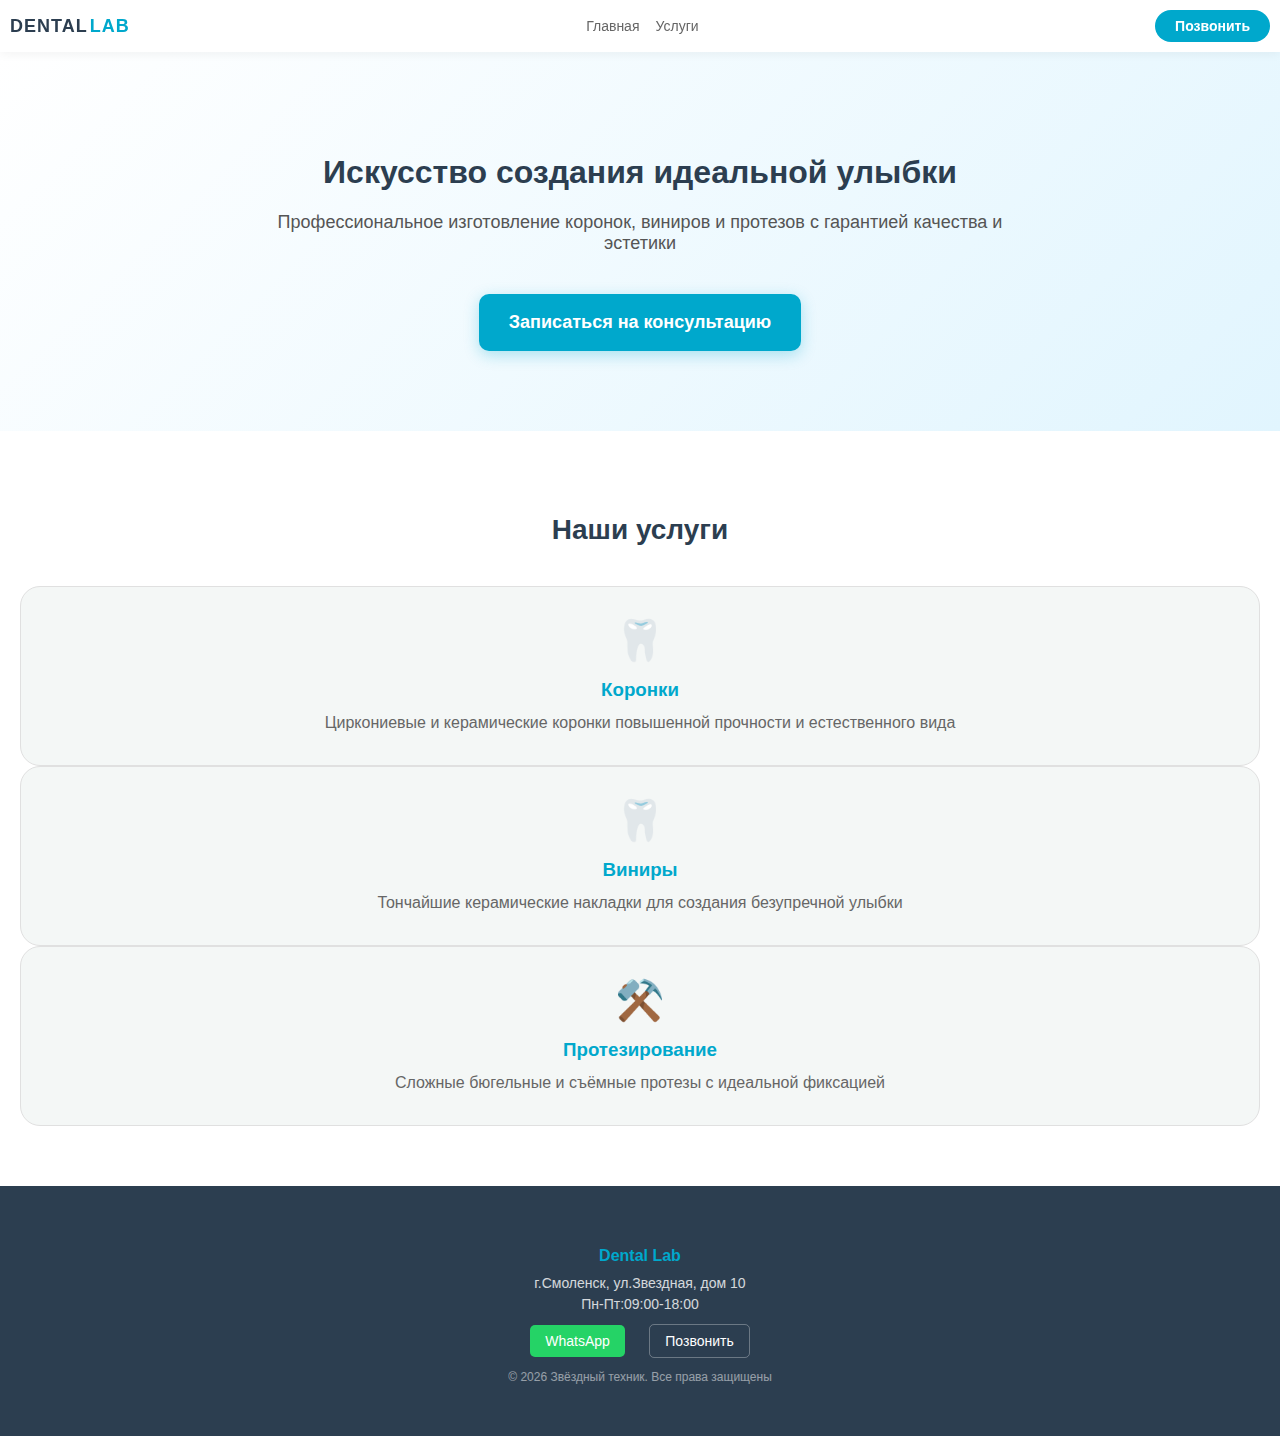
<file: index.html>
<!DOCTYPE html>
<html lang="ru">
<head>
  <meta charset="UTF-8">
  <meta name="viewport" content="width=device-width, initial-scale=1">
  <title>DENTAL LAB</title>
  <link rel="stylesheet" href="style.css">
</head>

<body>
  <header>
    <div class="logo">DENTAL<span>LAB</span></div>
  <nav>
    <a href="#hero">Главная</a>
    <a href="#services">Услуги</a>
  </nav> 
    <a href="tel:+7900000000"
    class="btn-call">Позвонить</a>
  </header>
  <section class="hero">
    <div class="hero-content">
      <h1>Искусство создания идеальной улыбки</h1>
      <p>Профессиональное изготовление коронок, виниров и протезов с гарантией качества и эстетики</p>
  <a href="https://t.me/aldzhankoy"
      class="btn-main">Записаться на консультацию</a>
    </div>
  </section>
  <section class="services">
   <h2>Наши услуги</h2> 
   <div class="services-grid">
    <div class="service-card">
    <div class="service-icon">🦷
   </div>
   <h3>Коронки</h3>
   <p>Циркониевые и керамические коронки повышенной прочности и естественного вида </p>
    </div>
    
    <div class="service-card">
      <div class="service-icon">🦷</div>
      <h3>Виниры</h3>
      <p>Тончайшие керамические накладки для создания безупречной улыбки</p>
      </div>
      
      <div class="service-card">
        <div class="service-icon">⚒️</div>
        <h3>Протезирование</h3>
        <p>Сложные бюгельные и съёмные протезы с идеальной фиксацией</p>
      </div>
    </div>
  </section>
  
  <footer>
    <div class="footer-content">
    <div class="footer-info">
     <h4>Dental Lab</h4>
     <p>г.Смоленск, ул.Звездная, дом 10</p>
     <p>Пн-Пт:09:00-18:00</p>
     </div>
    <div class="footer-socials">
      <a href="https:/wa.me/7900000000" class="wa-link">WhatsApp</a>
    
      <a href="tel:+79000000000">Позвонить</a>
     </div>
     <p class="copy">&copy; 2026 Звёздный техник. Все права защищены</p>
     </div>
  </footer>  
</body>
</html>
</file>
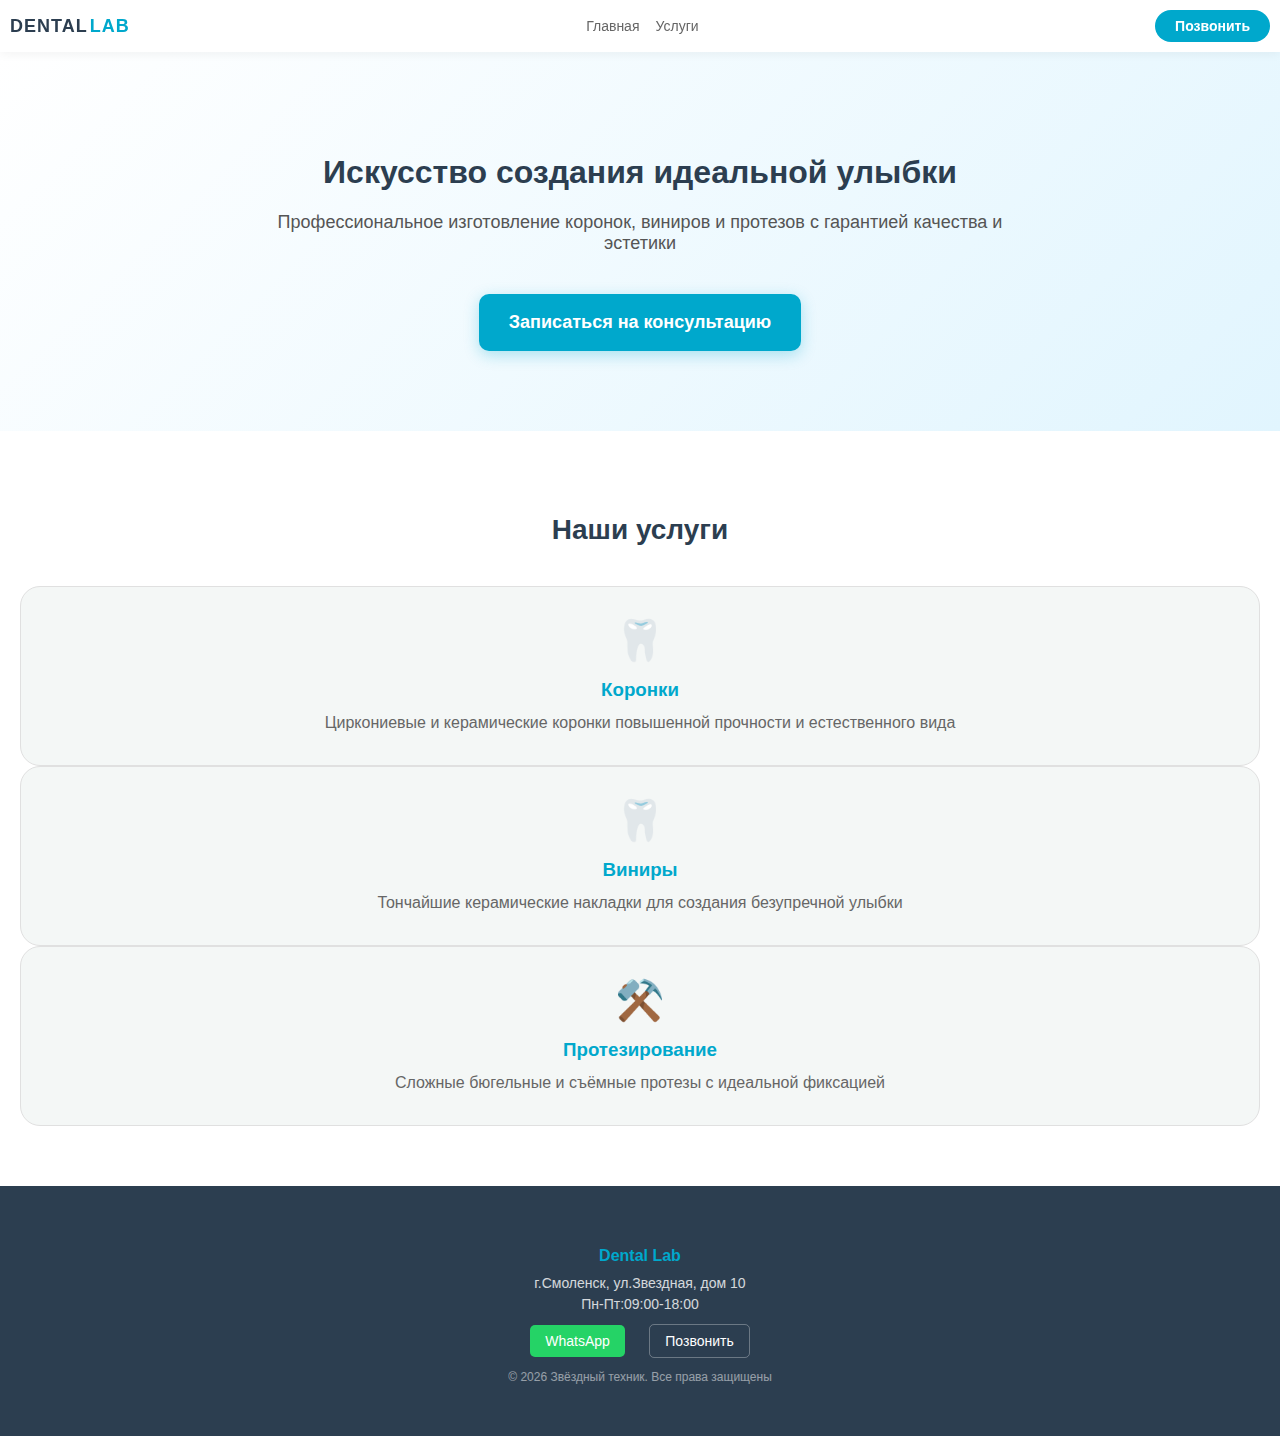
<file: index (1).html>
<!DOCTYPE html>
<html lang="ru">
<head>
  <meta charset="UTF-8">
  <meta name="viewport" content="width=device-width, initial-scale=1">
  <title>DENTAL LAB</title>
  <link rel="stylesheet" href="style.css">
</head>

<body>
  <header>
    <div class="logo">DENTAL<span>LAB</span></div>
  <nav>
    <a href="#hero">Главная</a>
    <a href="#services">Услуги</a>
  </nav> 
    <a href="tel:+7900000000"
    class="btn-call">Позвонить</a>
  </header>
  <section class="hero">
    <div class="hero-content">
      <h1>Искусство создания идеальной улыбки</h1>
      <p>Профессиональное изготовление коронок, виниров и протезов с гарантией качества и эстетики</p>
  <a href="https://t.me/aldzhankoy"
      class="btn-main">Записаться на консультацию</a>
    </div>
  </section>
  <section class="services">
   <h2>Наши услуги</h2> 
   <div class="services-grid">
    <div class="service-card">
    <div class="service-icon">🦷
   </div>
   <h3>Коронки</h3>
   <p>Циркониевые и керамические коронки повышенной прочности и естественного вида </p>
    </div>
    
    <div class="service-card">
      <div class="service-icon">🦷</div>
      <h3>Виниры</h3>
      <p>Тончайшие керамические накладки для создания безупречной улыбки</p>
      </div>
      
      <div class="service-card">
        <div class="service-icon">⚒️</div>
        <h3>Протезирование</h3>
        <p>Сложные бюгельные и съёмные протезы с идеальной фиксацией</p>
      </div>
    </div>
  </section>
  
  <footer>
    <div class="footer-content">
    <div class="footer-info">
     <h4>Dental Lab</h4>
     <p>г.Смоленск, ул.Звездная, дом 10</p>
     <p>Пн-Пт:09:00-18:00</p>
     </div>
    <div class="footer-socials">
      <a href="https:/wa.me/7900000000" class="wa-link">WhatsApp</a>
    
      <a href="tel:+79000000000">Позвонить</a>
     </div>
     <p class="copy">&copy; 2026 Звёздный техник. Все права защищены</p>
     </div>
  </footer>  
</body>
</html>
</file>
<file: style.css>
* {
  box-sizing: border-box;
}
body {
   margin: 0;
   font-family: 'Segoe UI', sans-serif;
   background-color: #f4f7f6;
   color: #333;
}
header {
    background-color: #ffffff;
    padding: 10px 10px;
    display: flex;
    justify-content: space-between;
    align-items: center;
    box-shadow: 0 2px 10px rgba(0, 0, 0, 0.05);
    position: sticky;
    top: 0;
    z-index: 100;
    width: 100%;
}
.logo {
  font-size: 18px;
  font-weight: bold;
  color: #2c3e50;
  letter-spacing: 1px;
}
.logo span {
  color: #00a8cc;
  margin-left: 2px
  ;
}
nav a {
  text-decoration: none;
  color: #666;
  margin: 0 8px;
  font-weight: 500;
  font-size: 14px;
  transition: 0.3s;
}
nav a :hover {
  color: #00a8cc;
}
.btn-call {
  text-decoration: none;
  background-color: #00a8cc;
  color: white;
  padding: 8px 20px;
  border-radius: 50px;
  font-weight: bold;
  font-size: 14px;
  transition: 0.3s;
}
.btn-call :hover {
  background-color: #007fa3;
  transform: translateY(-2px);
}
nav {
  display: flex;
  align-items: center;
}
.hero {
  background: linear-gradient(135deg, #ffffff 0%, #e1f5fe 100%);
  padding: 80px 20px;
  text-align: center;
}
.hero-content {
  max-width: 800px;
  margin: 0 auto;
}
.hero h1 {
  font-size: 32px;
  color: #2c3e50;
  margin-bottom: 20px;
  line-height: 1.2;
}
.hero p {
  font-size: 18px;
  color: #555;
  margin-bottom: 40px;
}
.btn-main {
text-decoration: none;
background-color: #00a8cc;
color: white;
padding: 18px 30px;
border-radius: 10px;
font-size: 18px;
font-weight: bold;
display: inline-block;
transition: 0.3s;
box-shadow: 0 4px 15px rgba(0, 168, 204, 0.3);
}
.btn-main:hover {
  background-color: #007fa3;
  transform: scale(1.05);
}
.services {
  padding: 60px 20px;
  background-color: #ffffff;
  text-align: center;
}
.services h2 {
  font-size: 28px;
  color: #2c3e50;
  margin-bottom: 40px;
}
.service-grid {
  display: flex;
  flex-direction: column;
  gap: 20px;
  max-width: 600px;
  margin: 0 auto;
}
.service-card {
  background-color: #f4f7f6;
  padding: 30px;
  border-radius: 20px;
  transition: 0.3s;
  border: 1px solid #e0e0e0;
}
.service-card:hover {
  background-color: #e1f5fe;
  transform: translateY(-5px);
  border-color: #00a8cc;
}
.service-icon {
  font-size: 40px;
  margin-bottom: 15px;
}
.service-card h3 {
  margin: 0 0 10px 0;
  color: #00a8cc;
}
.service-card p {
  margin: 0;
  color: #666;
  line-height: 1.5;
}
footer {
  background-color: #2c3e50;
  color: #ffffff;
  padding: 40px 20px;
  text-align: center;
}
.footer-info h4 {
 color: #00a8cc; 
 margin-bottom: 10px;
}
.footer-info p {
  font-size: 14px;
  margin: 5px 0;
  opacity: 0.8;
}
.footer-socials {
  margin: 20px 0;
}
.footer-socials a {
  color: #ffffff;
  text-decoration: none;
  margin: 0 10px;
  border: 1px solid rgba(255, 255, 255, 0.3);
  padding: 8px 15px;
  border-radius: 5px;
  font-size: 14px;
}
.footer-socials .wa-link {
 background-color: #25d366; 
 border: none;
}
.copy {
  font-size: 12px;
  opacity: 0.5;
  margin-top: 15px;
}
</file>
